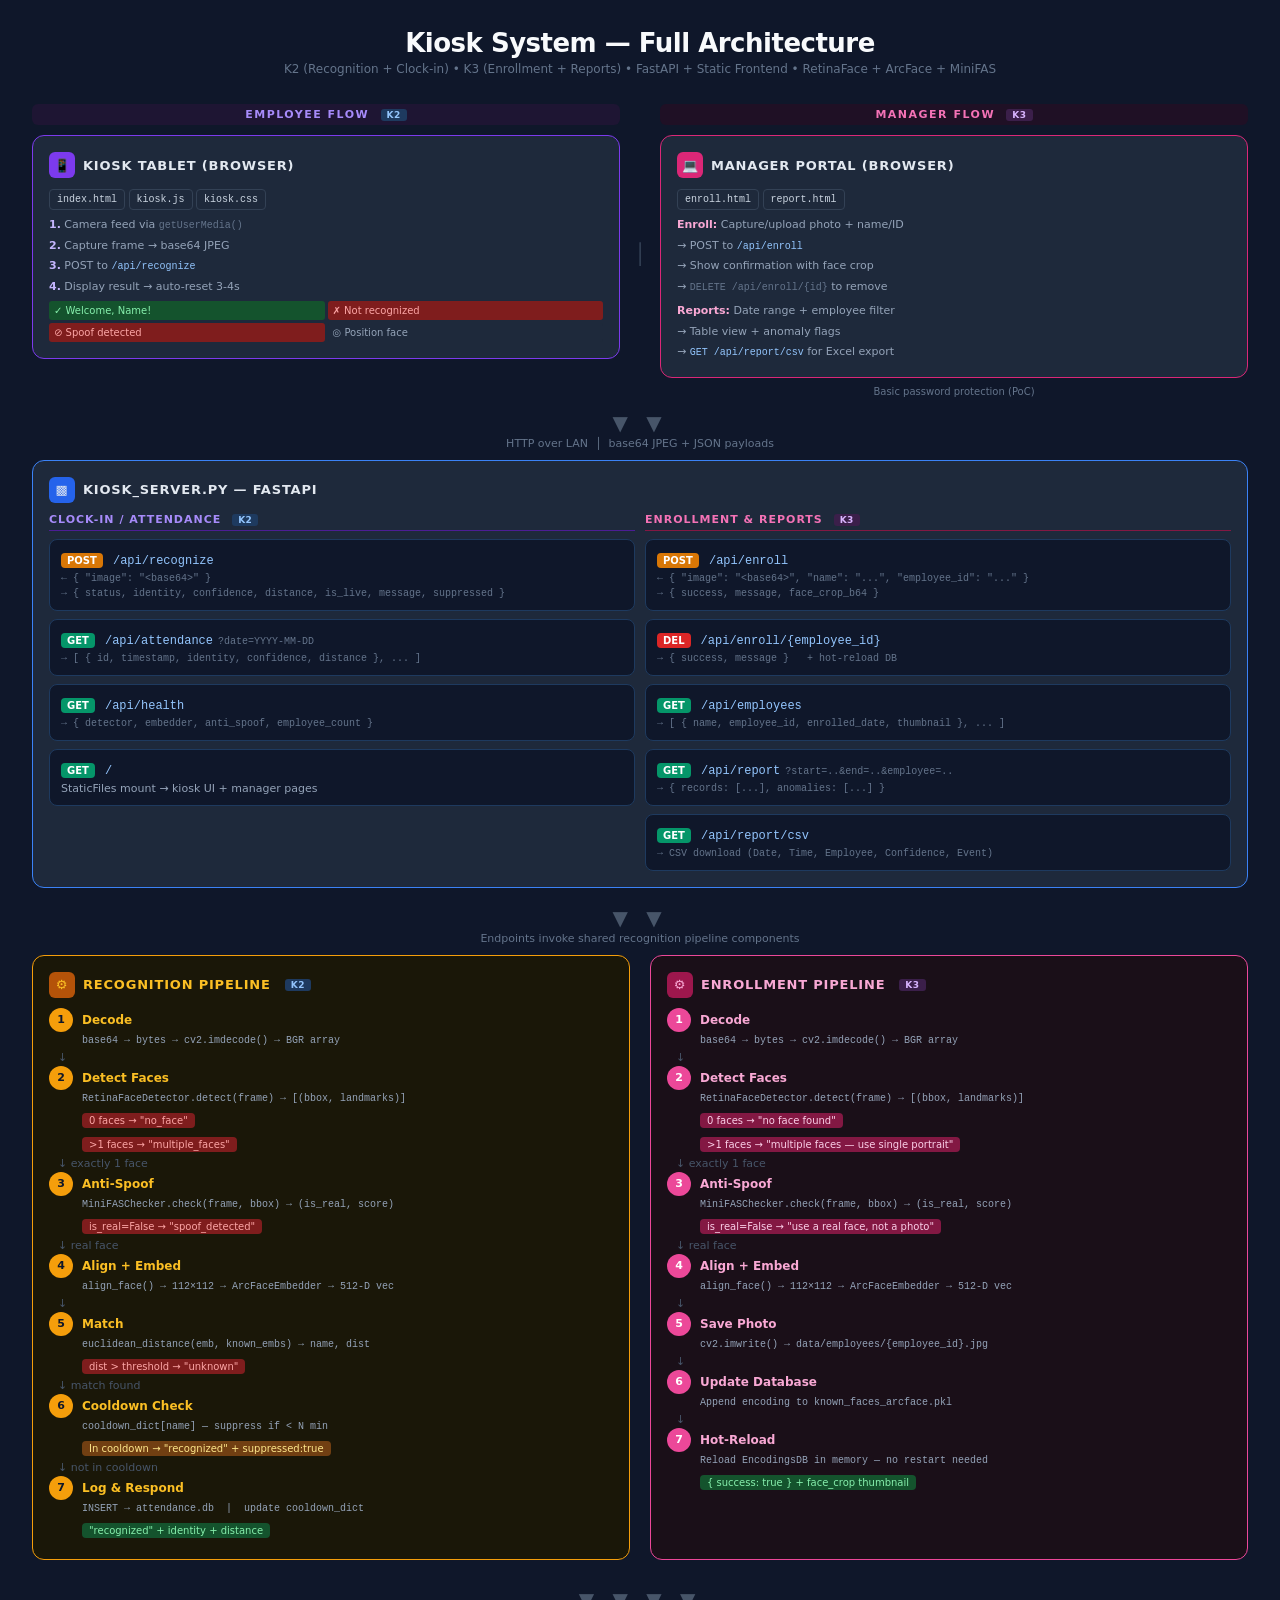
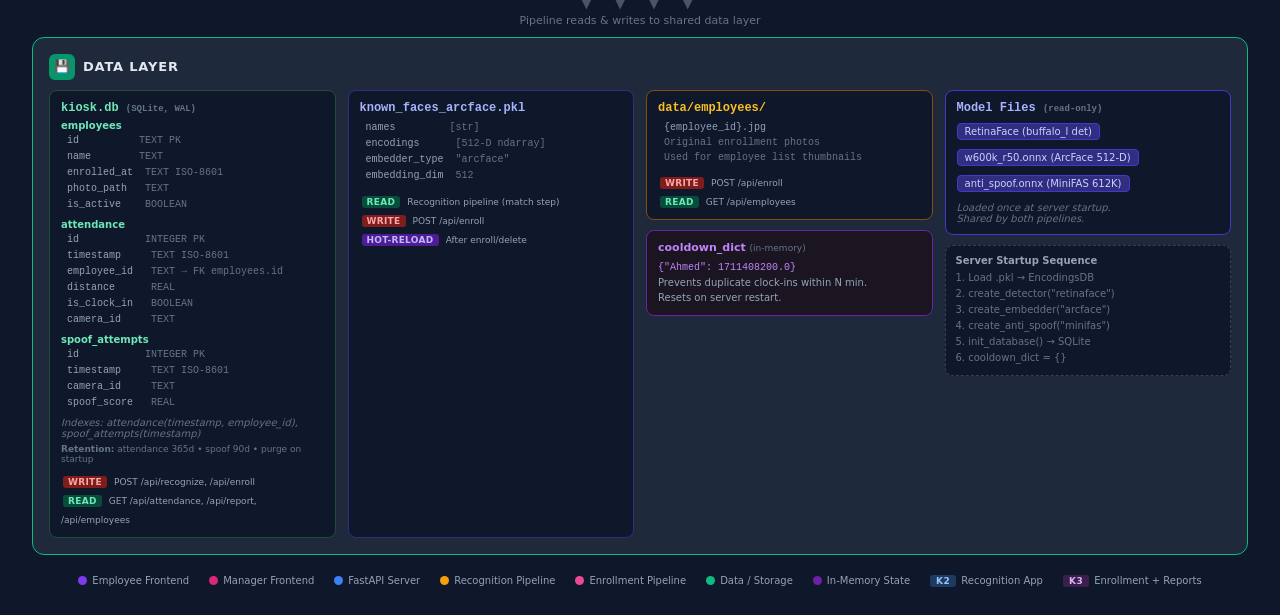
<file: k2_system_design.html>
<!DOCTYPE html>
<html lang="en">
<head>
<meta charset="UTF-8">
<title>Kiosk System Design — K2 + K3</title>
<style>
  @page { size: landscape; margin: 0.4in; }
  * { box-sizing: border-box; margin: 0; padding: 0; }
  body {
    font-family: 'Segoe UI', system-ui, -apple-system, sans-serif;
    background: #0f172a;
    color: #e2e8f0;
    padding: 28px 32px;
    min-height: 100vh;
  }
  h1 { text-align: center; font-size: 26px; margin-bottom: 4px; color: #f8fafc; letter-spacing: -0.5px; }
  .subtitle { text-align: center; font-size: 12px; color: #64748b; margin-bottom: 28px; }
  code, .mono { font-family: 'SF Mono', 'Fira Code', 'Consolas', monospace; }

  /* ── Shared card styles ── */
  .card {
    border: 1px solid #334155;
    border-radius: 12px;
    padding: 16px;
    margin-bottom: 18px;
    background: #1e293b;
  }
  .card-title {
    font-size: 13px; font-weight: 700; text-transform: uppercase;
    letter-spacing: 0.8px; margin-bottom: 10px;
    display: flex; align-items: center; gap: 8px;
  }
  .card-title .icon {
    width: 26px; height: 26px; border-radius: 6px;
    display: flex; align-items: center; justify-content: center;
    font-size: 13px; flex-shrink: 0;
  }

  /* ── Top row: two user lanes ── */
  .top-row {
    display: grid;
    grid-template-columns: 1fr 40px 1fr;
    gap: 0;
    max-width: 1340px;
    margin: 0 auto 6px;
    align-items: start;
  }
  .top-divider {
    display: flex; align-items: center; justify-content: center;
    height: 100%; color: #334155; font-size: 20px;
  }

  .lane-label {
    font-size: 11px; font-weight: 700; text-transform: uppercase;
    letter-spacing: 1.5px; text-align: center; margin-bottom: 10px; padding: 4px 0;
    border-radius: 6px;
  }
  .lane-employee .lane-label { color: #a78bfa; background: #1e1533; }
  .lane-manager .lane-label { color: #f472b6; background: #1f1025; }

  .frontend-card { border-color: #7c3aed; }
  .frontend-card .card-title .icon { background: #7c3aed; }
  .manager-card { border-color: #db2777; }
  .manager-card .card-title .icon { background: #db2777; }

  /* ── Arrow connector ── */
  .arrow-section {
    text-align: center; margin: 2px 0 10px;
    max-width: 1340px; margin-left: auto; margin-right: auto;
  }
  .arrow-down-big { font-size: 20px; color: #475569; letter-spacing: 6px; }
  .arrow-label { font-size: 11px; color: #64748b; margin-top: 2px; }

  /* ── Server section (full width) ── */
  .server-section {
    max-width: 1340px;
    margin: 0 auto 10px;
  }
  .server-card { border-color: #3b82f6; }
  .server-card .card-title .icon { background: #2563eb; }

  .endpoints-grid {
    display: grid;
    grid-template-columns: 1fr 1fr;
    gap: 10px;
  }
  .endpoint-group-title {
    font-size: 11px; font-weight: 700; text-transform: uppercase;
    letter-spacing: 1px; margin-bottom: 8px; padding-bottom: 4px;
    border-bottom: 1px solid #1e3a5f;
  }
  .eg-recognize { color: #a78bfa; border-color: #4c1d95; }
  .eg-manage { color: #f472b6; border-color: #831843; }

  .endpoint {
    background: #0f172a; border: 1px solid #1e3a5f;
    border-radius: 8px; padding: 9px 11px; margin-bottom: 8px;
  }
  .endpoint:last-child { margin-bottom: 0; }
  .endpoint-method {
    font-size: 10px; font-weight: 700; padding: 2px 6px;
    border-radius: 4px; display: inline-block; margin-right: 5px;
  }
  .method-get { background: #059669; color: #fff; }
  .method-post { background: #d97706; color: #fff; }
  .method-delete { background: #dc2626; color: #fff; }
  .endpoint-path { font-family: 'SF Mono','Fira Code',monospace; font-size: 12px; color: #93c5fd; }
  .endpoint-io {
    font-size: 10px; font-family: 'SF Mono','Fira Code',monospace;
    color: #64748b; margin-top: 3px; line-height: 1.5;
  }
  .endpoint-desc { font-size: 11px; color: #94a3b8; margin-top: 3px; line-height: 1.4; }

  /* ── Pipeline section: two pipelines side by side ── */
  .pipeline-row {
    display: grid;
    grid-template-columns: 1fr 1fr;
    gap: 20px;
    max-width: 1340px;
    margin: 0 auto 10px;
  }

  .pipeline-card { border-color: #f59e0b; background: #1a1708; }
  .enroll-pipeline-card { border-color: #ec4899; background: #1a0f18; }

  .pipeline-step { display: flex; align-items: center; gap: 9px; margin-bottom: 3px; }
  .step-num {
    width: 24px; height: 24px; border-radius: 50%;
    font-size: 11px; font-weight: 700;
    display: flex; align-items: center; justify-content: center; flex-shrink: 0;
  }
  .step-num-recognize { background: #f59e0b; color: #0f172a; }
  .step-num-enroll { background: #ec4899; color: #fff; }
  .step-label { font-size: 12px; font-weight: 600; }
  .step-label-recognize { color: #fbbf24; }
  .step-label-enroll { color: #f9a8d4; }
  .step-detail {
    font-size: 10px; color: #94a3b8; margin-left: 33px; margin-bottom: 5px;
    font-family: 'SF Mono','Fira Code',monospace;
  }
  .step-arrow { margin-left: 9px; color: #475569; font-size: 11px; margin-bottom: 2px; }
  .step-exit {
    margin-left: 33px; font-size: 10px; padding: 2px 7px;
    border-radius: 4px; margin-bottom: 5px; display: inline-block;
  }
  .exit-red { background: #7f1d1d; color: #fca5a5; }
  .exit-green { background: #14532d; color: #86efac; }
  .exit-yellow { background: #713f12; color: #fde68a; }
  .exit-pink { background: #831843; color: #fbcfe8; }

  /* ── Data layer (bottom) ── */
  .data-section {
    max-width: 1340px;
    margin: 0 auto;
  }
  .data-card { border-color: #10b981; }
  .data-card .card-title .icon { background: #059669; }

  .data-grid {
    display: grid;
    grid-template-columns: 1fr 1fr 1fr 1fr;
    gap: 12px;
  }
  .db-block {
    background: #0f172a; border: 1px solid #1e4d3a;
    border-radius: 8px; padding: 10px 11px;
  }
  .db-block-name {
    font-family: 'SF Mono','Fira Code',monospace; font-size: 12px;
    font-weight: 600; color: #6ee7b7; margin-bottom: 5px;
  }
  .db-col {
    font-size: 10px; font-family: 'SF Mono','Fira Code',monospace;
    color: #94a3b8; line-height: 1.6; padding-left: 6px;
  }
  .db-col .type { color: #64748b; }
  .db-note { font-size: 10px; color: #64748b; margin-top: 5px; font-style: italic; }

  .model-badge {
    font-size: 10px; background: #312e81; border: 1px solid #4338ca;
    padding: 2px 7px; border-radius: 4px; display: inline-block;
    margin: 2px 0; color: #c7d2fe;
  }
  .cooldown-block {
    background: #1a1520; border: 1px solid #6b21a8;
    border-radius: 8px; padding: 10px 11px;
  }
  .cooldown-title { font-size: 11px; font-weight: 600; color: #c084fc; margin-bottom: 5px; }
  .cooldown-desc { font-size: 10px; color: #94a3b8; line-height: 1.5; }

  .file-badge {
    font-family: 'SF Mono','Fira Code',monospace; font-size: 10px;
    background: #1e293b; border: 1px solid #334155; padding: 2px 7px;
    border-radius: 4px; display: inline-block; margin: 1px 0; color: #cbd5e1;
  }

  .status-grid { display: grid; grid-template-columns: 1fr 1fr; gap: 3px; margin-top: 5px; }
  .status-item { font-size: 10px; padding: 2px 5px; border-radius: 3px; }

  /* ── Read/Write flow badges ── */
  .rw-badge {
    font-size: 9px; font-weight: 700; padding: 1px 5px; border-radius: 3px;
    display: inline-block; margin: 1px 2px; letter-spacing: 0.3px;
  }
  .rw-read { background: #064e3b; color: #6ee7b7; }
  .rw-write { background: #7f1d1d; color: #fca5a5; }
  .rw-hot { background: #4c1d95; color: #c4b5fd; }

  /* ── Legend ── */
  .legend {
    display: flex; justify-content: center; gap: 20px;
    margin-top: 20px; flex-wrap: wrap;
    max-width: 1340px; margin-left: auto; margin-right: auto;
  }
  .legend-item { display: flex; align-items: center; gap: 5px; font-size: 10px; color: #94a3b8; }
  .legend-dot { width: 9px; height: 9px; border-radius: 50%; }

  /* ── Phase tags ── */
  .phase-tag {
    font-size: 9px; font-weight: 700; padding: 1px 6px; border-radius: 3px;
    display: inline-block; margin-left: 6px; letter-spacing: 0.5px; vertical-align: middle;
  }
  .phase-k2 { background: #1e3a5f; color: #93c5fd; }
  .phase-k3 { background: #3b1f4a; color: #d8b4fe; }
</style>
</head>
<body>

<h1>Kiosk System — Full Architecture</h1>
<p class="subtitle">K2 (Recognition + Clock-in) &bull; K3 (Enrollment + Reports) &bull; FastAPI + Static Frontend &bull; RetinaFace + ArcFace + MiniFAS</p>

<!-- ═══════════════════ TOP ROW: Two User Lanes ═══════════════════ -->
<div class="top-row">

  <!-- EMPLOYEE LANE -->
  <div class="lane-employee">
    <div class="lane-label">Employee Flow <span class="phase-tag phase-k2">K2</span></div>
    <div class="card frontend-card">
      <div class="card-title"><span class="icon">📱</span> Kiosk Tablet (Browser)</div>
      <div style="font-size:11px; color:#94a3b8; line-height:1.5;">
        <div style="margin-bottom:6px;">
          <span class="file-badge">index.html</span>
          <span class="file-badge">kiosk.js</span>
          <span class="file-badge">kiosk.css</span>
        </div>
        <div style="margin-bottom:4px;"><strong style="color:#c4b5fd;">1.</strong> Camera feed via <code style="font-size:10px; color:#64748b;">getUserMedia()</code></div>
        <div style="margin-bottom:4px;"><strong style="color:#c4b5fd;">2.</strong> Capture frame → base64 JPEG</div>
        <div style="margin-bottom:4px;"><strong style="color:#c4b5fd;">3.</strong> POST to <code style="font-size:10px; color:#93c5fd;">/api/recognize</code></div>
        <div style="margin-bottom:6px;"><strong style="color:#c4b5fd;">4.</strong> Display result → auto-reset 3-4s</div>
        <div class="status-grid">
          <div class="status-item" style="background:#14532d; color:#86efac;">&#10003; Welcome, Name!</div>
          <div class="status-item" style="background:#7f1d1d; color:#fca5a5;">&#10007; Not recognized</div>
          <div class="status-item" style="background:#7f1d1d; color:#fca5a5;">&#8856; Spoof detected</div>
          <div class="status-item" style="background:#1e293b; color:#94a3b8;">&#9678; Position face</div>
        </div>
      </div>
    </div>
  </div>

  <div class="top-divider">│</div>

  <!-- MANAGER LANE -->
  <div class="lane-manager">
    <div class="lane-label">Manager Flow <span class="phase-tag phase-k3">K3</span></div>
    <div class="card manager-card">
      <div class="card-title"><span class="icon">💻</span> Manager Portal (Browser)</div>
      <div style="font-size:11px; color:#94a3b8; line-height:1.5;">
        <div style="margin-bottom:6px;">
          <span class="file-badge">enroll.html</span>
          <span class="file-badge">report.html</span>
        </div>
        <div style="margin-bottom:4px;"><strong style="color:#f9a8d4;">Enroll:</strong> Capture/upload photo + name/ID</div>
        <div style="margin-bottom:4px;"> → POST to <code style="font-size:10px; color:#93c5fd;">/api/enroll</code></div>
        <div style="margin-bottom:4px;"> → Show confirmation with face crop</div>
        <div style="margin-bottom:8px;"> → <code style="font-size:10px; color:#64748b;">DELETE /api/enroll/{id}</code> to remove</div>
        <div style="margin-bottom:4px;"><strong style="color:#f9a8d4;">Reports:</strong> Date range + employee filter</div>
        <div style="margin-bottom:4px;"> → Table view + anomaly flags</div>
        <div> → <code style="font-size:10px; color:#93c5fd;">GET /api/report/csv</code> for Excel export</div>
      </div>
    </div>
    <div style="text-align:center; font-size:10px; color:#64748b; margin-top:-10px; margin-bottom:8px;">
      Basic password protection (PoC)
    </div>
  </div>

</div>

<!-- ═══════════════════ ARROW DOWN ═══════════════════ -->
<div class="arrow-section">
  <div class="arrow-down-big">▼ ▼</div>
  <div class="arrow-label">HTTP over LAN &nbsp;│&nbsp; base64 JPEG + JSON payloads</div>
</div>

<!-- ═══════════════════ SERVER: ENDPOINTS ═══════════════════ -->
<div class="server-section">
  <div class="card server-card">
    <div class="card-title"><span class="icon">&#9641;</span> kiosk_server.py — FastAPI</div>
    <div class="endpoints-grid">

      <!-- Left: Recognition & Attendance endpoints -->
      <div>
        <div class="endpoint-group-title eg-recognize">Clock-in / Attendance <span class="phase-tag phase-k2">K2</span></div>
        <div class="endpoint">
          <span class="endpoint-method method-post">POST</span>
          <span class="endpoint-path">/api/recognize</span>
          <div class="endpoint-io">
            &larr; { "image": "&lt;base64&gt;" }<br>
            &rarr; { status, identity, confidence, distance, is_live, message, suppressed }
          </div>
        </div>
        <div class="endpoint">
          <span class="endpoint-method method-get">GET</span>
          <span class="endpoint-path">/api/attendance</span>
          <span style="font-size:10px; color:#64748b; font-family:monospace;">?date=YYYY-MM-DD</span>
          <div class="endpoint-io">&rarr; [ { id, timestamp, identity, confidence, distance }, ... ]</div>
        </div>
        <div class="endpoint">
          <span class="endpoint-method method-get">GET</span>
          <span class="endpoint-path">/api/health</span>
          <div class="endpoint-io">&rarr; { detector, embedder, anti_spoof, employee_count }</div>
        </div>
        <div class="endpoint">
          <span class="endpoint-method method-get">GET</span>
          <span class="endpoint-path">/</span>
          <div class="endpoint-desc">StaticFiles mount &rarr; kiosk UI + manager pages</div>
        </div>
      </div>

      <!-- Right: Enrollment & Report endpoints -->
      <div>
        <div class="endpoint-group-title eg-manage">Enrollment & Reports <span class="phase-tag phase-k3">K3</span></div>
        <div class="endpoint">
          <span class="endpoint-method method-post">POST</span>
          <span class="endpoint-path">/api/enroll</span>
          <div class="endpoint-io">
            &larr; { "image": "&lt;base64&gt;", "name": "...", "employee_id": "..." }<br>
            &rarr; { success, message, face_crop_b64 }
          </div>
        </div>
        <div class="endpoint">
          <span class="endpoint-method method-delete">DEL</span>
          <span class="endpoint-path">/api/enroll/{employee_id}</span>
          <div class="endpoint-io">&rarr; { success, message } &nbsp; + hot-reload DB</div>
        </div>
        <div class="endpoint">
          <span class="endpoint-method method-get">GET</span>
          <span class="endpoint-path">/api/employees</span>
          <div class="endpoint-io">&rarr; [ { name, employee_id, enrolled_date, thumbnail }, ... ]</div>
        </div>
        <div class="endpoint">
          <span class="endpoint-method method-get">GET</span>
          <span class="endpoint-path">/api/report</span>
          <span style="font-size:10px; color:#64748b; font-family:monospace;">?start=..&end=..&employee=..</span>
          <div class="endpoint-io">&rarr; { records: [...], anomalies: [...] }</div>
        </div>
        <div class="endpoint">
          <span class="endpoint-method method-get">GET</span>
          <span class="endpoint-path">/api/report/csv</span>
          <div class="endpoint-io">&rarr; CSV download (Date, Time, Employee, Confidence, Event)</div>
        </div>
      </div>

    </div>
  </div>
</div>

<!-- ═══════════════════ ARROW DOWN ═══════════════════ -->
<div class="arrow-section" style="margin-bottom:10px;">
  <div class="arrow-down-big">▼ ▼</div>
  <div class="arrow-label">Endpoints invoke shared recognition pipeline components</div>
</div>

<!-- ═══════════════════ PIPELINES: Side by Side ═══════════════════ -->
<div class="pipeline-row">

  <!-- RECOGNITION PIPELINE -->
  <div class="card pipeline-card">
    <div class="card-title" style="color:#fbbf24;">
      <span class="icon" style="background:#b45309;">&#9881;</span>
      Recognition Pipeline
      <span class="phase-tag phase-k2">K2</span>
    </div>

    <div class="pipeline-step"><span class="step-num step-num-recognize">1</span><span class="step-label step-label-recognize">Decode</span></div>
    <div class="step-detail">base64 &rarr; bytes &rarr; cv2.imdecode() &rarr; BGR array</div>
    <div class="step-arrow">&darr;</div>

    <div class="pipeline-step"><span class="step-num step-num-recognize">2</span><span class="step-label step-label-recognize">Detect Faces</span></div>
    <div class="step-detail">RetinaFaceDetector.detect(frame) &rarr; [(bbox, landmarks)]</div>
    <div class="step-exit exit-red">0 faces &rarr; "no_face"</div><br>
    <div class="step-exit exit-red">&gt;1 faces &rarr; "multiple_faces"</div>
    <div class="step-arrow">&darr; exactly 1 face</div>

    <div class="pipeline-step"><span class="step-num step-num-recognize">3</span><span class="step-label step-label-recognize">Anti-Spoof</span></div>
    <div class="step-detail">MiniFASChecker.check(frame, bbox) &rarr; (is_real, score)</div>
    <div class="step-exit exit-red">is_real=False &rarr; "spoof_detected"</div>
    <div class="step-arrow">&darr; real face</div>

    <div class="pipeline-step"><span class="step-num step-num-recognize">4</span><span class="step-label step-label-recognize">Align + Embed</span></div>
    <div class="step-detail">align_face() &rarr; 112&times;112 &rarr; ArcFaceEmbedder &rarr; 512-D vec</div>
    <div class="step-arrow">&darr;</div>

    <div class="pipeline-step"><span class="step-num step-num-recognize">5</span><span class="step-label step-label-recognize">Match</span></div>
    <div class="step-detail">euclidean_distance(emb, known_embs) &rarr; name, dist</div>
    <div class="step-exit exit-red">dist &gt; threshold &rarr; "unknown"</div>
    <div class="step-arrow">&darr; match found</div>

    <div class="pipeline-step"><span class="step-num step-num-recognize">6</span><span class="step-label step-label-recognize">Cooldown Check</span></div>
    <div class="step-detail">cooldown_dict[name] &mdash; suppress if &lt; N min</div>
    <div class="step-exit exit-yellow">In cooldown &rarr; "recognized" + suppressed:true</div>
    <div class="step-arrow">&darr; not in cooldown</div>

    <div class="pipeline-step"><span class="step-num step-num-recognize">7</span><span class="step-label step-label-recognize">Log &amp; Respond</span></div>
    <div class="step-detail">INSERT &rarr; attendance.db &nbsp;|&nbsp; update cooldown_dict</div>
    <div class="step-exit exit-green">"recognized" + identity + distance</div>
  </div>

  <!-- ENROLLMENT PIPELINE -->
  <div class="card enroll-pipeline-card">
    <div class="card-title" style="color:#f9a8d4;">
      <span class="icon" style="background:#9d174d;">&#9881;</span>
      Enrollment Pipeline
      <span class="phase-tag phase-k3">K3</span>
    </div>

    <div class="pipeline-step"><span class="step-num step-num-enroll">1</span><span class="step-label step-label-enroll">Decode</span></div>
    <div class="step-detail">base64 &rarr; bytes &rarr; cv2.imdecode() &rarr; BGR array</div>
    <div class="step-arrow">&darr;</div>

    <div class="pipeline-step"><span class="step-num step-num-enroll">2</span><span class="step-label step-label-enroll">Detect Faces</span></div>
    <div class="step-detail">RetinaFaceDetector.detect(frame) &rarr; [(bbox, landmarks)]</div>
    <div class="step-exit exit-pink">0 faces &rarr; "no face found"</div><br>
    <div class="step-exit exit-pink">&gt;1 faces &rarr; "multiple faces — use single portrait"</div>
    <div class="step-arrow">&darr; exactly 1 face</div>

    <div class="pipeline-step"><span class="step-num step-num-enroll">3</span><span class="step-label step-label-enroll">Anti-Spoof</span></div>
    <div class="step-detail">MiniFASChecker.check(frame, bbox) &rarr; (is_real, score)</div>
    <div class="step-exit exit-pink">is_real=False &rarr; "use a real face, not a photo"</div>
    <div class="step-arrow">&darr; real face</div>

    <div class="pipeline-step"><span class="step-num step-num-enroll">4</span><span class="step-label step-label-enroll">Align + Embed</span></div>
    <div class="step-detail">align_face() &rarr; 112&times;112 &rarr; ArcFaceEmbedder &rarr; 512-D vec</div>
    <div class="step-arrow">&darr;</div>

    <div class="pipeline-step"><span class="step-num step-num-enroll">5</span><span class="step-label step-label-enroll">Save Photo</span></div>
    <div class="step-detail">cv2.imwrite() &rarr; data/employees/{employee_id}.jpg</div>
    <div class="step-arrow">&darr;</div>

    <div class="pipeline-step"><span class="step-num step-num-enroll">6</span><span class="step-label step-label-enroll">Update Database</span></div>
    <div class="step-detail">Append encoding to known_faces_arcface.pkl</div>
    <div class="step-arrow">&darr;</div>

    <div class="pipeline-step"><span class="step-num step-num-enroll">7</span><span class="step-label step-label-enroll">Hot-Reload</span></div>
    <div class="step-detail">Reload EncodingsDB in memory &mdash; no restart needed</div>
    <div class="step-exit exit-green">{ success: true } + face_crop thumbnail</div>
  </div>

</div>

<!-- ═══════════════════ ARROW DOWN ═══════════════════ -->
<div class="arrow-section" style="margin-bottom:10px;">
  <div class="arrow-down-big">▼ ▼ ▼ ▼</div>
  <div class="arrow-label">Pipeline reads &amp; writes to shared data layer</div>
</div>

<!-- ═══════════════════ DATA LAYER ═══════════════════ -->
<div class="data-section">
  <div class="card data-card">
    <div class="card-title"><span class="icon">&#128190;</span> Data Layer</div>
    <div class="data-grid">

      <!-- kiosk.db — all 3 SQLite tables -->
      <div class="db-block">
        <div class="db-block-name">kiosk.db <span style="font-size:9px; color:#64748b;">(SQLite, WAL)</span></div>

        <div style="font-size:10px; color:#6ee7b7; margin-bottom:2px; font-weight:600;">employees</div>
        <div class="db-col" style="margin-bottom:6px;">
          id &nbsp;&nbsp;&nbsp;&nbsp;&nbsp;&nbsp;&nbsp;&nbsp;&nbsp;<span class="type">TEXT PK</span><br>
          name &nbsp;&nbsp;&nbsp;&nbsp;&nbsp;&nbsp;&nbsp;<span class="type">TEXT</span><br>
          enrolled_at &nbsp;<span class="type">TEXT ISO-8601</span><br>
          photo_path &nbsp;&nbsp;<span class="type">TEXT</span><br>
          is_active &nbsp;&nbsp;&nbsp;<span class="type">BOOLEAN</span>
        </div>

        <div style="font-size:10px; color:#6ee7b7; margin-bottom:2px; font-weight:600;">attendance</div>
        <div class="db-col" style="margin-bottom:6px;">
          id &nbsp;&nbsp;&nbsp;&nbsp;&nbsp;&nbsp;&nbsp;&nbsp;&nbsp;&nbsp;<span class="type">INTEGER PK</span><br>
          timestamp &nbsp;&nbsp;&nbsp;&nbsp;<span class="type">TEXT ISO-8601</span><br>
          employee_id &nbsp;&nbsp;<span class="type">TEXT &rarr; FK employees.id</span><br>
          distance &nbsp;&nbsp;&nbsp;&nbsp;&nbsp;<span class="type">REAL</span><br>
          is_clock_in &nbsp;&nbsp;<span class="type">BOOLEAN</span><br>
          camera_id &nbsp;&nbsp;&nbsp;&nbsp;<span class="type">TEXT</span>
        </div>

        <div style="font-size:10px; color:#6ee7b7; margin-bottom:2px; font-weight:600;">spoof_attempts</div>
        <div class="db-col" style="margin-bottom:6px;">
          id &nbsp;&nbsp;&nbsp;&nbsp;&nbsp;&nbsp;&nbsp;&nbsp;&nbsp;&nbsp;<span class="type">INTEGER PK</span><br>
          timestamp &nbsp;&nbsp;&nbsp;&nbsp;<span class="type">TEXT ISO-8601</span><br>
          camera_id &nbsp;&nbsp;&nbsp;&nbsp;<span class="type">TEXT</span><br>
          spoof_score &nbsp;&nbsp;<span class="type">REAL</span>
        </div>

        <div class="db-note">Indexes: attendance(timestamp, employee_id), spoof_attempts(timestamp)</div>
        <div style="margin-top:5px; font-size:9px; color:#64748b;">
          <strong>Retention:</strong> attendance 365d &bull; spoof 90d &bull; purge on startup
        </div>
        <div style="margin-top:6px;">
          <span class="rw-badge rw-write">WRITE</span> <span style="font-size:9px; color:#94a3b8;">POST /api/recognize, /api/enroll</span><br>
          <span class="rw-badge rw-read">READ</span> <span style="font-size:9px; color:#94a3b8;">GET /api/attendance, /api/report, /api/employees</span>
        </div>
      </div>

      <!-- Face Database (PKL) -->
      <div class="db-block" style="border-color:#312e81;">
        <div class="db-block-name" style="color:#a5b4fc;">known_faces_arcface.pkl</div>
        <div class="db-col">
          names &nbsp;&nbsp;&nbsp;&nbsp;&nbsp;&nbsp;&nbsp;&nbsp;<span class="type">[str]</span><br>
          encodings &nbsp;&nbsp;&nbsp;&nbsp;&nbsp;<span class="type">[512-D ndarray]</span><br>
          embedder_type &nbsp;<span class="type">"arcface"</span><br>
          embedding_dim &nbsp;<span class="type">512</span>
        </div>
        <div style="margin-top:6px;">
          <span class="rw-badge rw-read">READ</span> <span style="font-size:9px; color:#94a3b8;">Recognition pipeline (match step)</span><br>
          <span class="rw-badge rw-write">WRITE</span> <span style="font-size:9px; color:#94a3b8;">POST /api/enroll</span><br>
          <span class="rw-badge rw-hot">HOT-RELOAD</span> <span style="font-size:9px; color:#94a3b8;">After enroll/delete</span>
        </div>
      </div>

      <!-- Employee Photos + In-Memory State -->
      <div>
        <div class="db-block" style="border-color:#854d0e; margin-bottom:10px;">
          <div class="db-block-name" style="color:#fbbf24;">data/employees/</div>
          <div class="db-col" style="line-height:1.5;">
            {employee_id}.jpg<br>
            <span class="type">Original enrollment photos</span><br>
            <span class="type">Used for employee list thumbnails</span>
          </div>
          <div style="margin-top:6px;">
            <span class="rw-badge rw-write">WRITE</span> <span style="font-size:9px; color:#94a3b8;">POST /api/enroll</span><br>
            <span class="rw-badge rw-read">READ</span> <span style="font-size:9px; color:#94a3b8;">GET /api/employees</span>
          </div>
        </div>
        <div class="cooldown-block">
          <div class="cooldown-title">cooldown_dict <span style="font-size:9px; color:#64748b; font-weight:400;">(in-memory)</span></div>
          <div class="cooldown-desc">
            <code style="font-size:10px; color:#c084fc;">{"Ahmed": 1711408200.0}</code><br>
            Prevents duplicate clock-ins within N min.<br>
            Resets on server restart.
          </div>
        </div>
      </div>

      <!-- Models -->
      <div>
        <div class="db-block" style="border-color:#4338ca;">
          <div class="db-block-name" style="color:#a5b4fc;">Model Files <span style="font-size:9px; color:#64748b;">(read-only)</span></div>
          <div style="margin-bottom:4px;"><span class="model-badge">RetinaFace (buffalo_l det)</span></div>
          <div style="margin-bottom:4px;"><span class="model-badge">w600k_r50.onnx (ArcFace 512-D)</span></div>
          <div style="margin-bottom:8px;"><span class="model-badge">anti_spoof.onnx (MiniFAS 612K)</span></div>
          <div class="db-note">Loaded once at server startup.<br>Shared by both pipelines.</div>
        </div>
        <div style="margin-top:10px; background:#0f172a; border:1px dashed #334155; border-radius:8px; padding:9px 10px;">
          <div style="font-size:10px; font-weight:600; color:#94a3b8; margin-bottom:4px;">Server Startup Sequence</div>
          <div style="font-size:10px; color:#64748b; line-height:1.6;">
            1. Load .pkl &rarr; EncodingsDB<br>
            2. create_detector("retinaface")<br>
            3. create_embedder("arcface")<br>
            4. create_anti_spoof("minifas")<br>
            5. init_database() &rarr; SQLite<br>
            6. cooldown_dict = {}
          </div>
        </div>
      </div>

    </div>
  </div>
</div>

<!-- ═══════════════════ LEGEND ═══════════════════ -->
<div class="legend">
  <div class="legend-item"><span class="legend-dot" style="background:#7c3aed;"></span> Employee Frontend</div>
  <div class="legend-item"><span class="legend-dot" style="background:#db2777;"></span> Manager Frontend</div>
  <div class="legend-item"><span class="legend-dot" style="background:#3b82f6;"></span> FastAPI Server</div>
  <div class="legend-item"><span class="legend-dot" style="background:#f59e0b;"></span> Recognition Pipeline</div>
  <div class="legend-item"><span class="legend-dot" style="background:#ec4899;"></span> Enrollment Pipeline</div>
  <div class="legend-item"><span class="legend-dot" style="background:#10b981;"></span> Data / Storage</div>
  <div class="legend-item"><span class="legend-dot" style="background:#6b21a8;"></span> In-Memory State</div>
  <div class="legend-item"><span class="phase-tag phase-k2" style="margin:0;">K2</span> Recognition App</div>
  <div class="legend-item"><span class="phase-tag phase-k3" style="margin:0;">K3</span> Enrollment + Reports</div>
</div>

</body>
</html>
</file>
